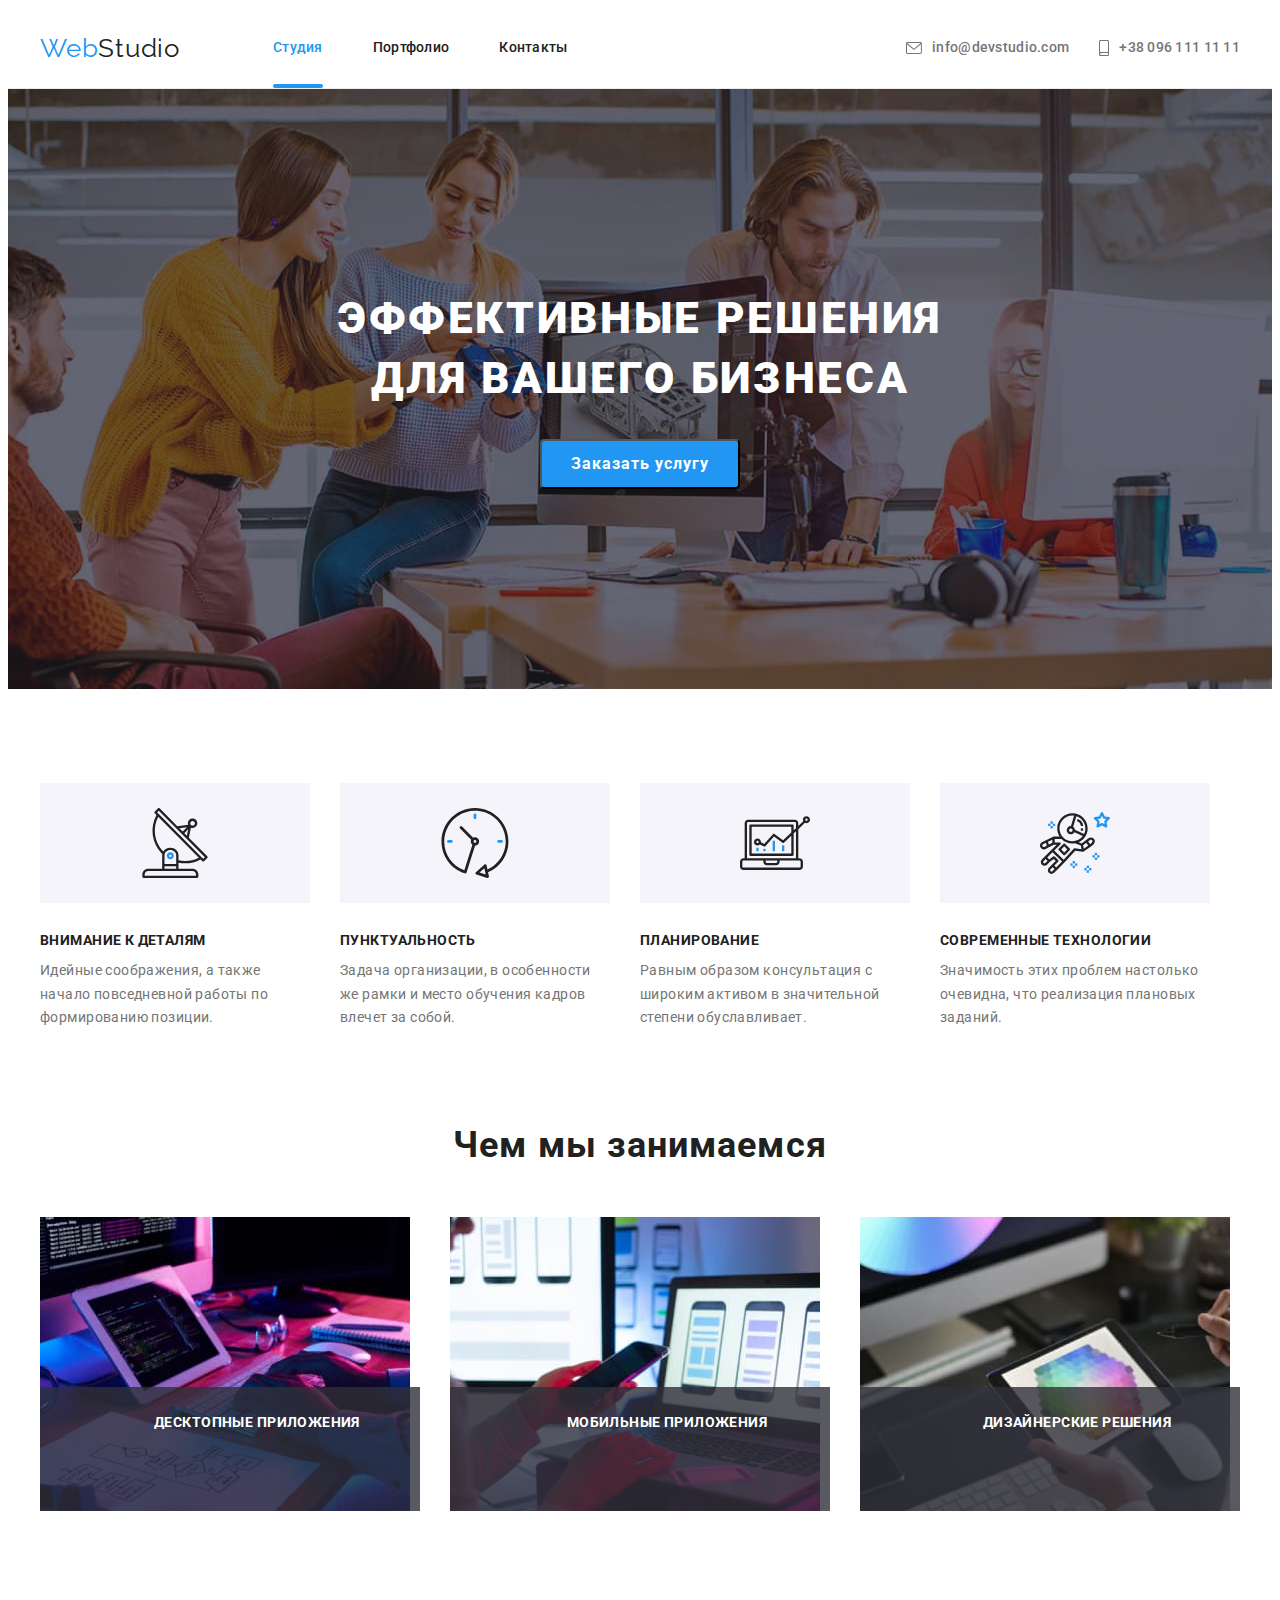
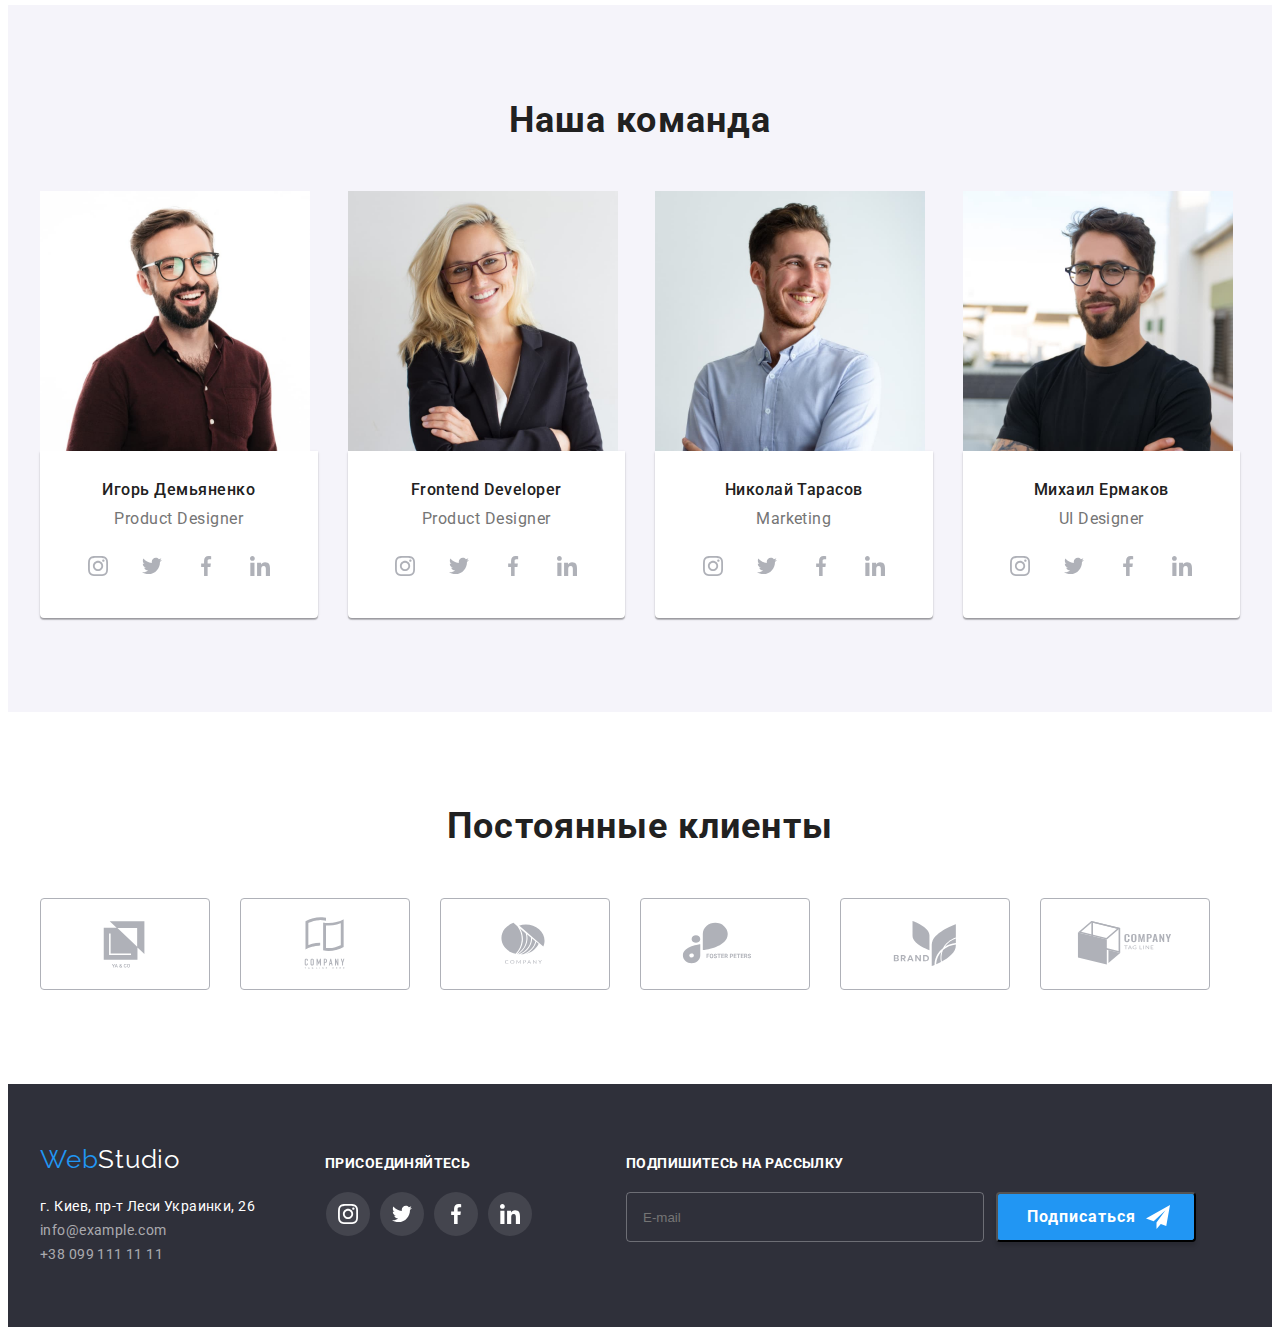
<file: index.html>
<!DOCTYPE html>
<html lang="ru">
<head>
    <meta charset="UTF-8">
    <meta http-equiv="X-UA-Compatible" content="IE=edge">
    <meta name="viewport" content="width=device-width, initial-scale=1.0">
    <title>Document</title>
    <link rel="preconnect" href="https://fonts.googleapis.com">
    <link rel="preconnect" href="https://fonts.gstatic.com" crossorigin>
    <link href="https://fonts.googleapis.com/css2?family=Raleway:wght@700&family=Roboto:wght@400;500;700;900&display=swap"
        rel="stylesheet">
        <link rel="stylesheet" href="https://cdnjs.cloudflare.com/ajax/libs/modern-normalize/1.1.0/modern-normalize.min.css"
            integrity="sha512-wpPYUAdjBVSE4KJnH1VR1HeZfpl1ub8YT/NKx4PuQ5NmX2tKuGu6U/JRp5y+Y8XG2tV+wKQpNHVUX03MfMFn9Q=="
            crossorigin="anonymous" referrerpolicy="no-referrer" />

    <link rel="stylesheet" href="./css/styles.css">
</head>
<body>
    <!-- header-->
    <header class="header">
        <div class="container header-container">
        <nav class="header-nav">
            <a class="header-logo link" href=""><span class="web">Web</span>Studio</a>
            <ul class="list header-list">
                <li class="header-link"><a class="link header-item current" href="./index.html">Студия</a></li>
                <li class="header-link"><a class="link header-item" href="./portfolio.html">Портфолио</a></li>
                <li class="header-link"><a class="link header-item" href="">Контакты</a></li>
            </ul>
        </nav>
        <ul class="list header-connect">
            <li class="header-mailtel">
                <a class="link header-mail" href="mailto:info@devstudio.com"> 
                    <svg class="icon-mail" width="16" height="12"><use href="images/icons.svg#icon-envelope"></use></svg>info@devstudio.com</a>
            </li>
            <li class="header-mailtel">
                <a class="link header-tel" href="tel:+380961111111"> <svg class="icon-tel" width="10" height="16">
                    <use href="images/icons.svg#icon-smartphone"></use>
                </svg> +38 096 111 11 11</a>
            </li>
        </ul>
        </div>
    </header>
    <!-- Section Hero Comand-->
    <main>
    <section class="comand">
        <div class="container">
            <h1 class="comand-title">Эффективные решения для вашего бизнеса</h1>
            <button type="button" class="comand-btn"  data-modal-open>Заказать услугу</button>
        </div>
    </section>
    <!-- second section-->
    <section class="quality-section">
        <div class="container">
        <h2 class="vissualy-hidden">Качества</h2>
        <ul class="list quality-list">
            <li class="quality-item">
            <h3 class="quality">Внимание к деталям</h3> 
            <p class="quality-text">Идейные соображения, а также начало повседневной работы по формированию позиции.</p>
            </li>
            <li class="quality-item">
                <h3 class="quality">Пунктуальность</h3>
                <p class="quality-text">Задача организации, в особенности же рамки и место обучения кадров влечет за собой.</p>
            </li>
            <li class="quality-item">
                <h3 class="quality">Планирование</h3>
                <p class="quality-text">Равным образом консультация с широким активом в значительной степени обуславливает.</p>
            </li>
            <li class="quality-item">
                <h3 class="quality">Современные технологии</h3>
                <p class="quality-text">Значимость этих проблем настолько очевидна, что реализация плановых заданий.</p>
            </li>
        </ul>
        </div>
    </section>

    <!--Род занития-->
    <section class="occupation">
        <div class="container">
        <h2 class="occupation-img">Чем мы занимаемся</h2>
        <ul class="list occupation-list">
            <li class="occupation-item">
                <div class="occupation-item-wrap">
                <img src="./images/img1.jpg" alt="печатать на клавиатуре" width="370" >
                <p class="occupation-text p">
                Десктопные приложения
                </p>
                </div>
            </li>
            <li class="occupation-item">
                <div class="occupation-item-wrap">
                <img src="./images/img-2.jpg" alt="телефон в руках" width="370">
                <p class="occupation-text p">
                    Мобильные приложения
                </p>
            </div>
            </li>
            <li class="occupation-item">
                <div class="occupation-item-wrap">
                <img src="./images/img3.jpg" alt="планшет в руках" width="370">
                <p class="occupation-text p">
                    Дизайнерские решения
                </p>
                </div>
            </li>
        </ul>
        </div>
    </section>
    <!--Наша команда-->
    <section class="team">
        <div class="container">
        <h2 class="team-title">Наша команда</h2>
        <ul class="list team-list">
            <li class="team-li">
                <img src="./images/портрет.jpg" alt="Игорь Демьяненко" width="270" >
                <div class="container-team">
                <h3 class="name">Игорь Демьяненко</h3>
                <p class="job" lang="en">Product Designer</p>
                <ul class="social-list list">
                    <li class="social-item"> <a class="social-link" href="">
                            <svg class="social-icon" width="20" height="20">
                                <use href="./images/icons.svg#icon-instagram"></use>
                            </svg>
                        </a>
                    </li>
                    <li class="social-item"> <a class="social-link" href="">
                            <svg class="social-icon" width="20" height="20">
                                <use href="./images/icons.svg#icon-twitter"></use>
                            </svg>
                        </a>
                    </li>
                    <li class="social-item"> <a class="social-link" href="">
                            <svg class="social-icon" width="20" height="20">
                                <use href="./images/icons.svg#icon-facebook"></use>
                            </svg>
                        </a>
                    </li>
                    <li class="social-item"> <a class="social-link" href="">
                            <svg class="social-icon" width="20" height="20">
                                <use href="./images/icons.svg#icon-linkedin"></use>
                            </svg>
                        </a>
                    </li>
                </ul>
                </div>
            </li>
            <li class="team-li">
                <img src="./images/портрет2.jpg" alt="Ольга Репина" width="270">
                <div class="container-team">
                <h3 class="name">Frontend Developer</h3>
                <p class="job" lang="en">Product Designer</p>
                <ul class="social-list list">
                    <li class="social-item"> <a class="social-link" href="">
                            <svg class="social-icon" width="20" height="20">
                                <use href="./images/icons.svg#icon-instagram"></use>
                            </svg>
                        </a>
                    </li>
                    <li class="social-item"> <a class="social-link" href="">
                            <svg class="social-icon" width="20" height="20">
                                <use href="./images/icons.svg#icon-twitter"></use>
                            </svg>
                        </a>
                    </li>
                    <li class="social-item"> <a class="social-link" href="">
                            <svg class="social-icon" width="20" height="20">
                                <use href="./images/icons.svg#icon-facebook"></use>
                            </svg>
                        </a>
                    </li>
                    <li class="social-item"> <a class="social-link" href="">
                            <svg class="social-icon" width="20" height="20">
                                <use href="./images/icons.svg#icon-linkedin"></use>
                            </svg>
                        </a>
                    </li>
                </ul>
</div>
            </li>
            <li class="team-li">
                <img src="./images/портрет3.jpg" alt="Николай Тарасов" width="270">
                <div class="container-team">
                <h3 class="name">Николай Тарасов</h3>
                <p class="job" lang="en">Marketing</p>
                <ul class="social-list list">
                    <li class="social-item"> <a class="social-link" href="">
                            <svg class="social-icon" width="20" height="20">
                                <use href="./images/icons.svg#icon-instagram"></use>
                            </svg>
                        </a>
                    </li>
                    <li class="social-item"> <a class="social-link" href="">
                            <svg class="social-icon" width="20" height="20">
                                <use href="./images/icons.svg#icon-twitter"></use>
                            </svg>
                        </a>
                    </li>
                    <li class="social-item"> <a class="social-link" href="">
                            <svg class="social-icon" width="20" height="20">
                                <use href="./images/icons.svg#icon-facebook"></use>
                            </svg>
                        </a>
                    </li>
                    <li class="social-item"> <a class="social-link" href="">
                            <svg class="social-icon" width="20" height="20">
                                <use href="./images/icons.svg#icon-linkedin"></use>
                            </svg>
                        </a>
                    </li>
                </ul>
</div>
            </li>
            <li class="team-li">
                <img src="./images/портрет4.jpg" alt="Михаил Ермаков" width="270">
                <div class="container-team">
                <h3 class="name">Михаил Ермаков</h3>
                <p class="job" lang="en">UI Designer</p>
                <ul class="social-list list">
                    <li class="social-item"> <a class="social-link" href=""> 
                        <svg class="social-icon"  width="20" height="20"> 
                        <use href="./images/icons.svg#icon-instagram"></use>
                        </svg>
                        </a>
                    </li>
                <li class="social-item"> <a class="social-link" href="">
                        <svg class="social-icon"  width="20" height="20">
                            <use href="./images/icons.svg#icon-twitter"></use>
                        </svg>
                    </a>
                </li>
                <li class="social-item"> <a class="social-link" href="">
                        <svg class="social-icon"  width="20" height="20">
                            <use href="./images/icons.svg#icon-facebook"></use>
                        </svg>
                    </a>
                </li>
                <li class="social-item"> <a class="social-link" href="">
                        <svg class="social-icon" width="20" height="20">
                            <use href="./images/icons.svg#icon-linkedin"></use>
                        </svg>
                    </a>
                </li>
                </ul>
                </div>
            </li>
        </ul>
        </div>
        
    </section>
    <section class="company">
        <div class="container">
            <h2 class="titel-company">Постоянные клиенты</h2>
            <ul class="company-list list">
                <li class="company-item"> <a class="company-link" href="">
                    <svg class="company-icon" width="106" height="60" >
                        <use href="images/icons.svg#icon-Logo-yaco"></use> 
                    </svg>
                </a> </li>
                <li class="company-item"> <a class="company-link" href="">
                        <svg class="company-icon" width="106" height="60">
                            <use href="images/icons.svg#icon-logo-company-tagline-here"></use>
                        </svg>
                    </a> 
                </li>
                    <li class="company-item"> <a class="company-link" href="">
                        <svg class="company-icon" width="106" height="60">
                            <use href="images/icons.svg#icon-logo-company"></use>
                        </svg>
                        </a> 
                    </li>
                    <li class="company-item"> <a class="company-link" href="">
                        <svg class="company-icon" width="106" height="60">
                            <use href="images/icons.svg#icon-Logo-foster-peters"></use>
                        </svg>
                        </a> 
                    </li>
                    <li class="company-item"> <a class="company-link" href="">
                        <svg class="company-icon" width="106" height="60">
                            <use href="images/icons.svg#icon-Logo-brand"></use>
                        </svg>
                        </a>
                    </li>
                    <li class="company-item"> <a class="company-link" href="">
                        <svg class="company-icon" width="106" height="60">
                            <use href="images/icons.svg#icon-Logo-company-tag-line"></use>
                        </svg>
                        </a>
                    </li>
            </ul>
        </div>
    </section>
    </main>


    <footer class="footer">
        <div class="container container-footer">
            <div>
        <a class="link footer-logo" href=""> <span class="web">Web</span><span class="web1">Studio</span></a>
        <ul class="list footer-navig-list">
            <li class="footer-navig-item">
                <a class="link footer-map" href="https://goo.gl/maps/RkW2CKU7V92x7Unu9" target="_blank"
                    rel="noopener norefferer">г. Киев, пр-т Леси Украинки, 26</a>
            </li>
            <li class="footer-navig-item">
                <a class="link footer-mail" href="mailto:info@example.com">info@example.com</a>
            </li>
            <li class="footer-navig-item"><a class="link footer-tel" href="tel:+380991111111">+38 099 111 11 11</a>
            </li>
        </ul>
            </div>
        <div class="footer-div-connect">
            <h3 class="connect-footer">присоединяйтесь</h3>
            <ul class="social-list-footer list">
                <li class="social-item-footer"> 
                    <a class="social-link-footer" href="">
                        <svg class="social-icon-footer" width="20" height="20">
                            <use href="./images/icons.svg#icon-instagram"></use>
                        </svg>
                    </a>
                </li>
                <li class="social-item-footer"> <a class="social-link-footer" href="">
                        <svg class="social-icon-footer" width="20" height="20">
                            <use href="./images/icons.svg#icon-twitter"></use>
                        </svg>
                    </a>
                </li>
                <li class="social-item-footer"> <a class="social-link-footer" href="">
                        <svg class="social-icon-footer" width="20" height="20">
                            <use href="./images/icons.svg#icon-facebook"></use>
                        </svg>
                    </a>
                </li>
                <li class="social-item-footer"> 
                    <a class="social-link-footer" href="">
                        <svg class="social-icon-footer" width="20" height="20">
                            <use href="./images/icons.svg#icon-linkedin"></use>
                        </svg>
                    </a>
                </li>
            </ul>
        </div>


            <div class="footer-email-online">
        <form action="#">
            <label for="email-online" class="connect-footer online-title">Подпишитесь на рассылку</label>
            <div class="btn-input">
            <input type="email" id="email-online" name="email-online" placeholder="E-mail" class="online-email">
            <button type="submit" class="comand-btn submit-footer-btn">Подписаться<svg class="social-icon-footer foot-btn-icon" width="24" height="24">
                <use href="./images/icons.svg#icon-icon-send"></use>
            </svg></button>
            </div>
        </form>
            </div>
        </div>
    </footer>


    <div class="backdrop is-hidden" data-modal>
        <div class="modal">
            <button type="button" class="modal-close" data-modal-close>
            <svg class="social-icon-x" width="18" height="18">
                <use href="./images/icons.svg#icon-close-black-18dp-2-1"></use></svg>
            </button>
            <p class="modal-title">Оставьте свои данные, мы вам перезвоним</p>
            <form>
                <div class="form-field">
                    <label for="user-name" class="input-text">Имя</label>
                    <div class="input-wrap">
                <input 
                    type="text" 
                    name="user-name" 
                    class="form-input" 
                    required
                    id="user-name">
                    <svg class="input-icon" width="18" height="18">
                        <use href="images/icons.svg#icon-person-black"></use>
                    </svg>
                    </div>
                </div>
                <div class="form-field">
                    <label for="user-tel" class="input-text">Телефон</label>
                    <div class="input-wrap">
                    <input 
                    type="text" 
                    name="user-tel" 
                    class="form-input" 
                    id="user-tel">
                    <svg class="input-icon" width="18" height="18">
                        <use href="images/icons.svg#icon-phone-black"></use>
                    </svg>
                    </div>
                </div>
                <div class="form-field">
                    <label for="user-email" class="input-text">Почта</label>
                    <div class="input-wrap">
                    <input 
                    type="email"
                    name="user-email" 
                    class="form-input" 
                    id="user-email">
                    <svg class="input-icon" width="18" height="18">
                        <use href="images/icons.svg#icon-email-black"></use>
                    </svg>
                    </div>
                </div>
                <div class="form-field">
                    <label class="input-text" for="user-text">Комментарий</label>
                    <textarea 
                        name="user-text" 
                        id="user-text" 
                        class="form-text"
                        placeholder="Введите текст"></textarea>
                </div>

                <div class="form-field">
                    <input 
                    type="checkbox" 
                    name="policy" 
                    id="policy" 
                    class="policy-check vissualy-hidden">
                    <label for="policy" class="check-text"> 
                        <span class="checkbox-policy"> 
                            <svg class="icon-check" width="16" height="15">
                        <use href="./images/icons.svg#icon-vector-gal"></use>
                    </svg> 
                </span> Соглашаюсь с рассылкой и принимаю&nbsp;
                <a href="" class="deal-talk"> Условия договора</a>
                    </label>
                </div>
                    <button class="comand-btn " type="submit">Отправить</button>
            </form>
        </div>
    </div>
    <script src="./js/modal.js">
    </script>
</body>
</html>
</file>
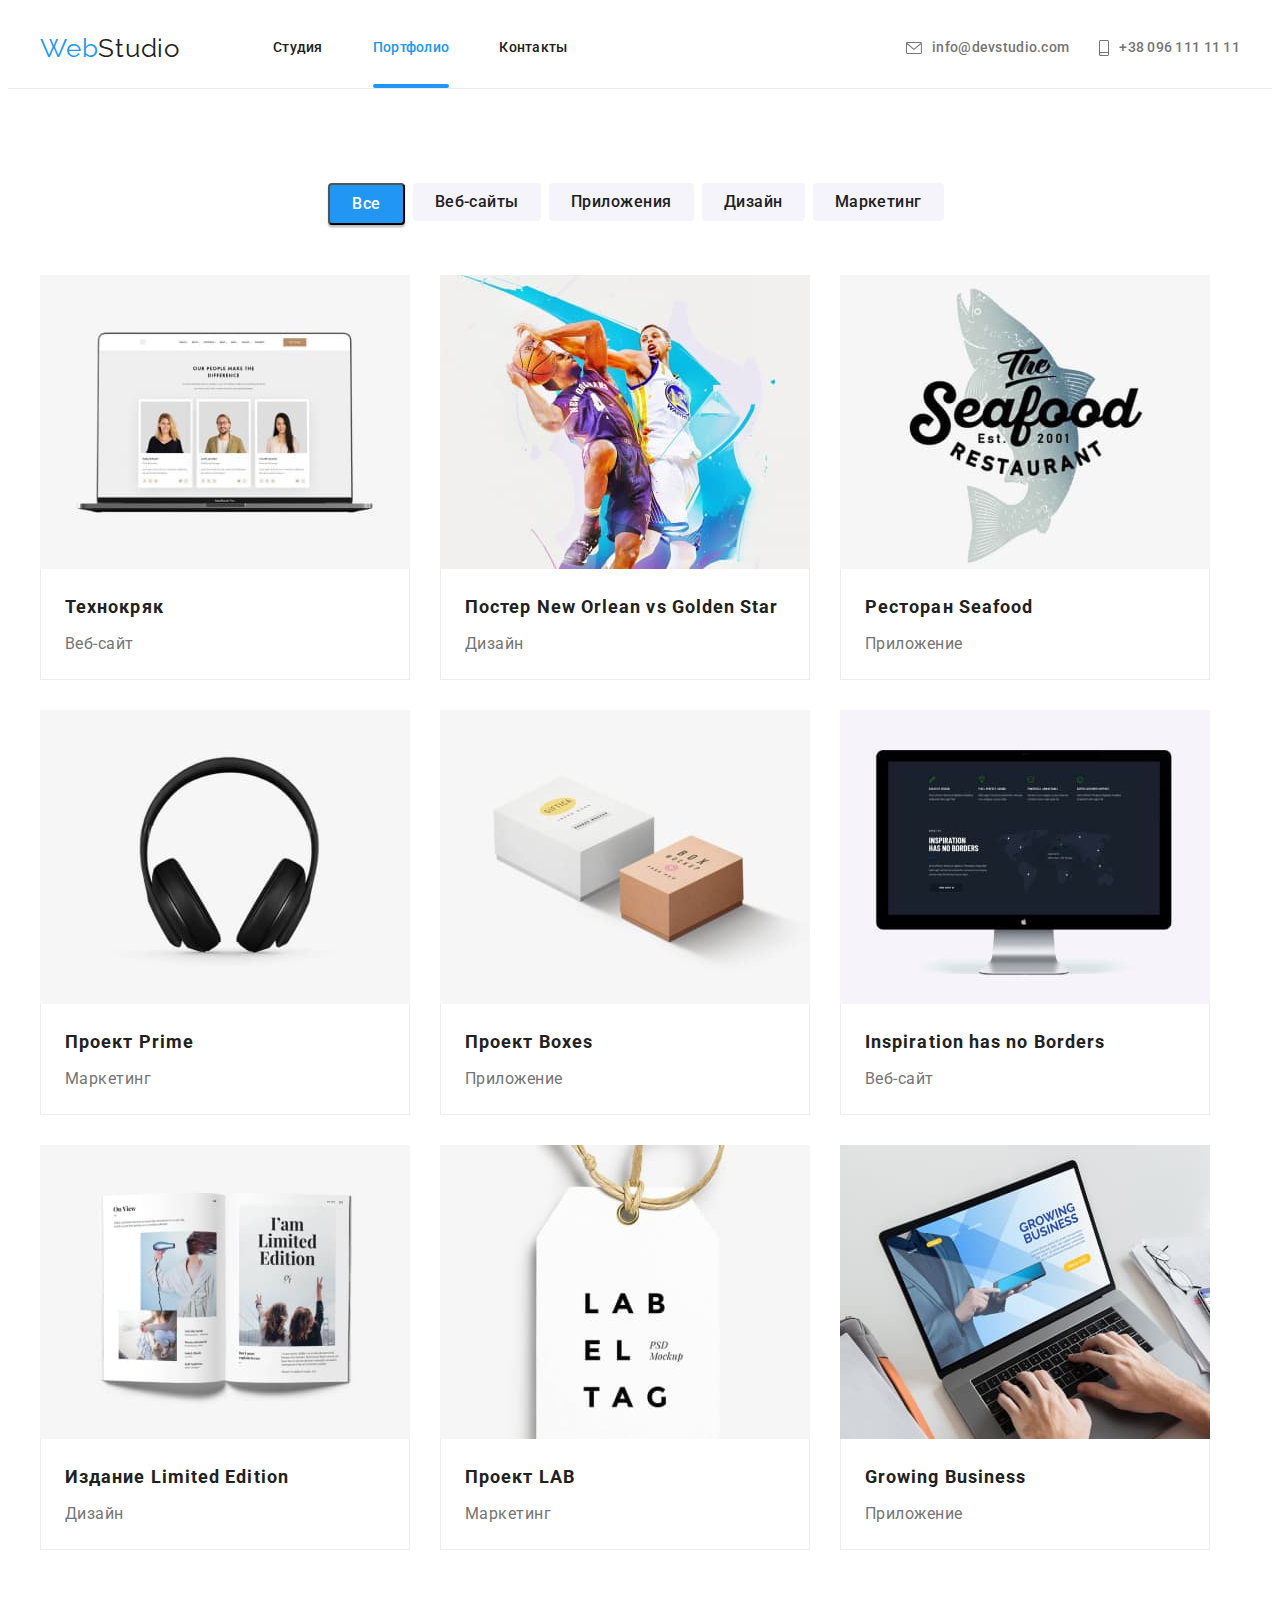
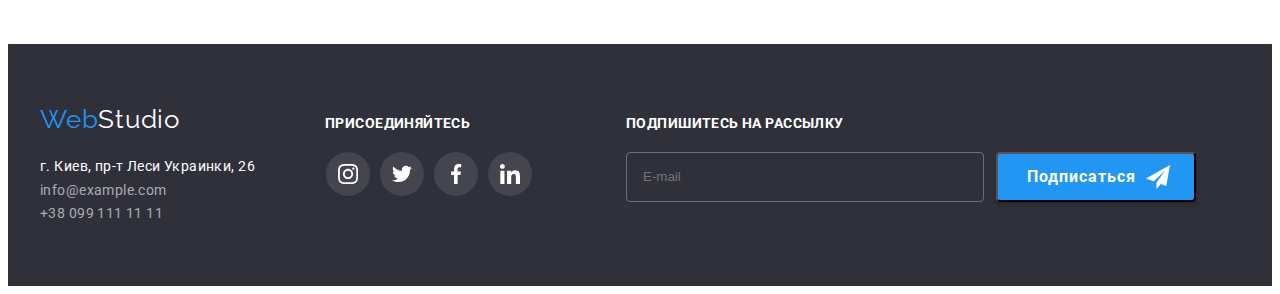
<file: portfolio.html>
<!DOCTYPE html>
<html lang="ru">
<head>
    <meta charset="UTF-8">
    <meta http-equiv="X-UA-Compatible" content="IE=edge">
    <meta name="viewport" content="width=device-width, initial-scale=1.0">
    <title>Document</title>
    <link rel="preconnect" href="https://fonts.googleapis.com">
    <link rel="preconnect" href="https://fonts.gstatic.com" crossorigin>
    <link href="https://fonts.googleapis.com/css2?family=Raleway:wght@700&family=Roboto:wght@400;500;700;900&display=swap"
        rel="stylesheet">
        <link rel="stylesheet" href="https://cdnjs.cloudflare.com/ajax/libs/modern-normalize/1.1.0/modern-normalize.min.css"
            integrity="sha512-wpPYUAdjBVSE4KJnH1VR1HeZfpl1ub8YT/NKx4PuQ5NmX2tKuGu6U/JRp5y+Y8XG2tV+wKQpNHVUX03MfMFn9Q=="
            crossorigin="anonymous" referrerpolicy="no-referrer" />
    <link rel="stylesheet" href="./css/styles.css">
</head>

<body>
    <!-- header-->
    <header class="header">
        <div class="container header-container">
            <nav class="header-nav">
                <a class="header-logo link" href=""><span class="web">Web</span>Studio</a>
                <ul class="list header-list">
                    <li class="header-link"><a class="link header-item" href="./index.html">Студия</a></li>
                    <li class="header-link"><a class="link header-item current" href="./portfolio.html">Портфолио</a></li>
                    <li class="header-link"><a class="link header-item" href="">Контакты</a></li>
                </ul>
            </nav>
            <ul class="list header-connect">
                <li class="header-mailtel">
                    <a class="link header-mail" href="mailto:info@devstudio.com"> <svg class="icon-mail" width="16"
                            height="12">
                            <use href="images/icons.svg#icon-envelope"></use>
                        </svg> info@devstudio.com</a>
                </li>
                <li class="header-mailtel">
                    <a class="link header-tel" href="tel:+380961111111"> <svg class="icon-tel" width="10" height="16">
                            <use href="images/icons.svg#icon-smartphone"></use>
                        </svg> +38 096 111 11 11</a>
                </li>
            </ul>
        </div>
    </header>
    <!-- Section Hero-->
    <main>
        <section class="hero">
            <div class="container">
            <ul class="list hero-list">
                <li class="hero-btn-all"> <button class="hero-item-btn-all" type="button">Все</button></li>
                <li class="hero-btn"> <button class="hero-item-btn" type="button">Веб-сайты</button></li>
                <li class="hero-btn"> <button class="hero-item-btn" type="button">Приложения</button></li>
                <li class="hero-btn"> <button class="hero-item-btn" type="button">Дизайн</button></li>
                <li class="hero-btn"> <button class="hero-item-btn" type="button">Маркетинг</button></li>
            </ul>
            <ul class="list list-portf">
                <li class="hero-list-img">
                    <a class="link hero-link" href="">
                        <div class="portfolio-wrap">
                        <img src="./portfolio/portf1.jpg" alt="компьютер с портретами" width="370">
                        <p class="portf-text-img">Технокряк это современная площадка распространения коронавируса. Компании используют эту платформу для цифрового
                        шпионажа и атак на защищённые сервера конкурентов.
                        </p>
                        </div>
                        <div class="portfolio-box">
                        <h2 class="hero-title">Технокряк</h2>
                        <p class="hero-after-title">Веб-сайт</p>
                        </div>
                    </a>
                </li>
                <li class="hero-list-img">
                    <a class="link hero-link" href="">
                        <div class="portfolio-wrap">
                        <img src="./portfolio/portf2.jpg" alt="игроки в басскетбол" width="370">
                        <p class="portf-text-img">Технокряк это современная площадка распространения коронавируса. Компании используют эту
                            платформу для цифрового
                            шпионажа и атак на защищённые сервера конкурентов.
                        </p>
                        </div>
                        <div class="portfolio-box">
                        <h2 class="hero-title">Постер New Orlean vs Golden Star</h2>
                        <p class="hero-after-title">Дизайн</p>
                        </div>
                    </a>
                </li>
                <li class="hero-list-img">
                    <a class="link hero-link" href="">
                        <div class="portfolio-wrap">
                        <img src="./portfolio/portf3.jpg" alt="лого ресторана" width="370">
                        <p class="portf-text-img">Технокряк это современная площадка распространения коронавируса. Компании используют эту
                            платформу для цифрового
                            шпионажа и атак на защищённые сервера конкурентов.
                        </p>
                        </div>
                        <div class="portfolio-box">
                        <h2 class="hero-title">Ресторан Seafood</h2>
                        <p class="hero-after-title">Приложение</p>
                        </div>
                    </a>
                </li>
                <li class="hero-list-img">
                    <a class="link hero-link" href="">
                        <div class="portfolio-wrap">
                        <img src="./portfolio/portf4.jpg" alt="наушники" width="370">
                        <p class="portf-text-img">Технокряк это современная площадка распространения коронавируса. Компании используют эту
                            платформу для цифрового
                            шпионажа и атак на защищённые сервера конкурентов.
                        </p>
                        </div>
                        <div class="portfolio-box">
                        <h2 class="hero-title">Проект Prime</h2>
                        <p class="hero-after-title">Маркетинг</p>
                        </div>
                    </a>
                </li>
                <li class="hero-list-img">
                    <a class="link hero-link" href="">
                        <div class="portfolio-wrap">
                        <img src="./portfolio/portf5.jpg" alt="две коробки" width="370">
                        <p class="portf-text-img">Технокряк это современная площадка распространения коронавируса. Компании используют эту
                            платформу для цифрового
                            шпионажа и атак на защищённые сервера конкурентов.
                        </p>
                        </div>
                        <div class="portfolio-box">
                        <h2 class="hero-title">Проект Boxes</h2>
                        <p class="hero-after-title">Приложение</p>
                        </div>
                    </a>
                </li>
                <li class="hero-list-img">
                    <a class="link hero-link" href="">
                        <div class="portfolio-wrap">
                        <img src="./portfolio/portf6.jpg" alt="компьютер - вдохновение без границ" width="370">
                        <p class="portf-text-img">Технокряк это современная площадка распространения коронавируса. Компании используют эту
                            платформу для цифрового
                            шпионажа и атак на защищённые сервера конкурентов.
                        </p>
                        </div>
                        <div class="portfolio-box">
                        <h2 class="hero-title"> Inspiration has no Borders</h2>
                        <p class="hero-after-title">Веб-сайт</p>
                        </div>
                    </a>
                </li>
                <li class="hero-list-img">
                    <a class="link hero-link" href="">
                        <div class="portfolio-wrap">
                        <img src="./portfolio/portf7.jpg" alt="журнал" width="370">
                        <p class="portf-text-img">Технокряк это современная площадка распространения коронавируса. Компании используют эту
                            платформу для цифрового
                            шпионажа и атак на защищённые сервера конкурентов.
                        </p>
                        </div>
                        <div class="portfolio-box">
                        <h2 class="hero-title">Издание Limited Edition</h2>
                        <p class="hero-after-title">Дизайн</p>
                        </div>
                    </a>
                </li>
                <li class="hero-list-img">
                    <a class="link hero-link" href="">
                        <div class="portfolio-wrap">
                        <img src="./portfolio/portf8.jpg" alt="лейба" width="370">
                        <p class="portf-text-img">Технокряк это современная площадка распространения коронавируса. Компании используют эту
                            платформу для цифрового
                            шпионажа и атак на защищённые сервера конкурентов.
                        </p>
                        </div>
                        <div class="portfolio-box">
                        <h2 class="hero-title">Проект LAB</h2>
                        <p class="hero-after-title">Маркетинг</p>
                        </div>
                    </a>
                </li>
                <li class="hero-list-img">
                    <a class="link hero-link" href="">
                        <div class="portfolio-wrap">
                        <img src="./portfolio/portf9.jpg" alt="печать на клавиатуре" width="370">
                        <p class="portf-text-img">Технокряк это современная площадка распространения коронавируса. Компании используют эту
                            платформу для цифрового
                            шпионажа и атак на защищённые сервера конкурентов.
                        </p>
                        </div>
                        <div class="portfolio-box">
                        <h2 class="hero-title">Growing Business</h2>
                        <p class="hero-after-title">Приложение</p>
                        </div>
                    </a>
                </li>
            </ul>
            </div>
        </section>
    </main>

    
<footer class="footer">
    <div class="container container-footer">
        <div>
            <a class="link footer-logo" href=""> <span class="web">Web</span><span class="web1">Studio</span></a>
            <ul class="list footer-list">
                <li>
                    <a class="link footer-map" href="https://goo.gl/maps/RkW2CKU7V92x7Unu9" target="_blank"
                        rel="noopener norefferer">г. Киев, пр-т Леси
                        Украинки, 26</a>
                </li>
                <li>
                    <a class="link footer-mail" href="mailto:info@example.com">info@example.com</a>
                </li>
                <li><a class="link footer-tel" href="tel:+380991111111">+38 099 111 11 11</a>
                </li>
            </ul>
        </div>
        <div class="footer-div-connect">
            <h3 class="connect-footer">присоединяйтесь</h3>
            <ul class="social-list-footer list">
                <li class="social-item-footer"> <a class="social-link-footer" href="">
                        <svg class="social-icon-footer" width="20" height="20">
                            <use href="./images/icons.svg#icon-instagram"></use>
                        </svg>
                    </a>
                </li>
                <li class="social-item-footer"> <a class="social-link-footer" href="">
                        <svg class="social-icon-footer" width="20" height="20">
                            <use href="./images/icons.svg#icon-twitter"></use>
                        </svg>
                    </a>
                </li>
                <li class="social-item-footer"> <a class="social-link-footer" href="">
                        <svg class="social-icon-footer" width="20" height="20">
                            <use href="./images/icons.svg#icon-facebook"></use>
                        </svg>
                    </a>
                </li>
                <li class="social-item-footer"> <a class="social-link-footer" href="">
                        <svg class="social-icon-footer" width="20" height="20">
                            <use href="./images/icons.svg#icon-linkedin"></use>
                        </svg>
                    </a>
                </li>
            </ul>
        </div>
            <div class="footer-email-online">
                <form action="#">
                    <label for="email-online" class="connect-footer online-title">Подпишитесь на рассылку</label>
                    <div class="btn-input">
                        <input type="email" id="email-online" name="email-online" placeholder="E-mail" class="online-email">
                        <button type="submit" class="comand-btn submit-footer-btn">Подписаться<svg
                                class="social-icon-footer foot-btn-icon" width="24" height="24">
                                <use href="./images/icons.svg#icon-icon-send"></use>
                            </svg></button>
                    </div>
                </form>
            </div>
    </div>
</footer>
</body>

</html>
</file>
<file: css/styles.css>
p,
h1,
h2,
h3,
h4,
h5,
h6 {
  margin: 0;
}

ul {
  margin: 0;
  padding: 0;
}

button {
  cursor: pointer;
}

img {
  display: block;
}

:root {
  --first-color-text: #212121;
  --second-color-text: #757575;
  --third-color-text: #ffffff;
  --accent-color: #2196f3;
}

body {
  font-family: "Roboto", "sans serif";
  background-color: #ffffff;
}

.container {
  width: 1200px;
  padding-left: 15px;
  padding-right: 15px;
  margin: 0 auto;
}

.list {
  list-style: none;
}

.link {
  text-decoration: none;
}

/*==============Header==============*/

.header {
  border-bottom: 1px solid #ececec;
}

.current::after {
  content: "";
  width: 100%;
  height: 4px;
  border-radius: 2px;
}

.header-list {
  display: flex;
  margin-left: 93px;
  align-items: center;
}

.header-link:not(:last-child) {
  margin-right: 50px;
}

.header-container {
  display: flex;
  align-items: center;
}

.header-nav {
  display: flex;
  align-items: center;
}

.header-mailtel:not(:last-child) {
  margin-right: 30px;
}

.header-connect {
  display: flex;
  margin-left: auto;
  align-items: center;
}

.header-logo,
.footer-logo {
  font-family: Raleway;
  font-style: normal;
  font-weight: 700px;
  font-size: 26px;
  line-height: 1.19;
  letter-spacing: 0.03em;
  color: var(--first-color-text);
}

.web {
  color: var(--accent-color);
}

.header-item {
  font-weight: 500;
  font-size: 14px;
  line-height: 1.14;
  letter-spacing: 0.02em;
  color: var(--first-color-text);
  display: block;
  padding-top: 32px;
  padding-bottom: 32px;
  transition: color 250ms cubic-bezier(0.4, 0, 0.2, 1);
}

.header-mail,
.header-tel {
  font-weight: 500;
  font-size: 14px;
  line-height: 1.14;
  letter-spacing: 0.02em;
  color: #757575;
  padding-top: 32px;
  padding-bottom: 32px;
  display: flex;
  align-items: center;
  transition: color 250ms cubic-bezier(0.4, 0, 0.2, 1);
}

.header-item:hover,
.header-item:focus,
.header-mail:hover,
.header-mail:focus,
.header-tel:hover,
.header-tel:focus {
  color: var(--accent-color);
}

.icon-mail,
.icon-tel {
  margin-right: 10px;
  fill: currentColor;
}

.current {
  color: var(--accent-color);
  position: relative;
}

.current::after {
  content: "";
  width: 100%;
  height: 4px;
  border-radius: 2px;
  position: absolute;
  background-color: var(--accent-color);
  left: 0;
  bottom: 0;
}

/*==============HERO Portfolio==============*/
.hero {
  padding-top: 94px;
  padding-bottom: 94px;
}

.hero-list {
  display: flex;
  justify-content: center;
  margin-bottom: 50px;
  margin-right: 8px;
}

.hero-btn-all {
  margin-right: 8px;
}

.hero-btn:not(:last-child) {
  margin-right: 8px;
}

.hero-item-btn-all {
  font-family: inherit;
  font-weight: 500;
  font-size: 16px;
  line-height: 1.62;
  letter-spacing: 0.03em;
  color: var(--third-color-text);
  background-color: var(--accent-color);
  cursor: pointer;
  box-shadow: 0px 3px 1px rgba(0, 0, 0, 0.1), 0px 1px 2px rgba(0, 0, 0, 0.08),
    0px 2px 2px rgba(0, 0, 0, 0.12);
  border-radius: 4px;
  padding: 6px 22px;
}

.hero-item-btn {
  font-family: inherit;
  font-weight: 500;
  font-size: 16px;
  line-height: 1.62;
  letter-spacing: 0.03em;
  background-color: #f5f4fa;
  color: var(--first-color-text);
  cursor: pointer;
  padding: 6px 22px;
  border-radius: 4px;
  border: none;
  transition: color 250ms cubic-bezier(0.4, 0, 0.2, 1),
    background-color 250ms cubic-bezier(0.4, 0, 0.2, 1),
    box-shadow 250ms cubic-bezier(0.4, 0, 0.2, 1);
}

.hero-item-btn:hover,
.hero-item-btn:focus {
  color: var(--third-color-text);
  background-color: var(--accent-color);
  box-shadow: 0px 3px 1px rgba(0, 0, 0, 0.1), 0px 1px 2px rgba(0, 0, 0, 0.08),
    0px 2px 2px rgba(0, 0, 0, 0.12);
}

.list-portf {
  display: flex;
  flex-wrap: wrap;
  margin-left: -30px;
  margin-bottom: -30px;
}

.hero-list-img {
  margin-left: 30px;
  margin-bottom: 30px;
  flex-basis: calc(100% / 9 - 30px);
  background: #ffffff;
}

.hero-list-img:hover .portf-text-img {
  transform: translateY(0);
}

.portf-text-img {
  position: absolute;
  top: 0;
  left: 0;
  background-color: rgba(33, 150, 243, 0.9);
  color: var(--third-color-text);
  font-style: normal;
  font-weight: normal;
  font-size: 18px;
  line-height: 1.56;
  letter-spacing: 0.03em;
  padding: 63px 24px;
  height: 100%;
  transform: translateY(100%);
  transition: transform 250ms cubic-bezier(0.4, 0, 0.2, 1);
}

.hero-link {
  display: block;
  transition: box-shadow 250ms cubic-bezier(0.4, 0, 0.2, 1);
}

.hero-link:hover,
.hero-link:focus {
  box-shadow: 0px 1px 1px rgba(0, 0, 0, 0.12), 0px 4px 4px rgba(0, 0, 0, 0.06),
    1px 4px 6px rgba(0, 0, 0, 0.16);
}

.portfolio-wrap {
  position: relative;
  overflow: hidden;
}

.portfolio-box {
  padding-top: 20px;
  padding-bottom: 20px;
  border-left: 1px solid #eeeeee;
  border-right: 1px solid #eeeeee;
  border-bottom: 1px solid #eeeeee;
  padding: 20px 24px;
}

.hero-title {
  font-weight: 700;
  font-size: 18px;
  line-height: 2;
  letter-spacing: 0.06em;
  color: var(--first-color-text);
  margin-bottom: 4px;
}

.hero-title {
  margin-bottom: 4px;
}

.hero-after-title {
  font-size: 16px;
  line-height: 1.87;
  letter-spacing: 0.03em;
  color: var(--second-color-text);
}

/*==============HERO Comand==============*/
.comand {
  background-color: #2f303a;
  text-align: center;
  padding-top: 200px;
  padding-bottom: 200px;
  background-image: linear-gradient(
      rgba(47, 48, 58, 0.4),
      rgba(47, 48, 58, 0.4)
    ),
    url(../images/hero-bg.jpg);
  max-width: 1600px;
  margin: 0 auto;
  background-size: cover;
  background-repeat: no-repeat;
  background-position: center;
}

.comand-title {
  font-weight: 900;
  font-size: 44px;
  line-height: 1.36;
  text-align: center;
  letter-spacing: 0.06em;
  text-transform: uppercase;
  color: var(--third-color-text);
  /* margin-bottom: 30px; */
  max-width: 696px;
  margin: 0 auto 30px;
}

.comand-btn {
  font-family: inherit;
  font-weight: 700;
  font-size: 16px;
  line-height: 1.87;
  align-items: center;
  letter-spacing: 0.06em;
  color: var(--third-color-text);
  background-color: #2196f3;
  min-width: 200px;
  min-height: 50px;
  box-shadow: 0px 4px 4px rgba(0, 0, 0, 0.15);
  border-radius: 4px;
  transition: background-color 250ms cubic-bezier(0.4, 0, 0.2, 1);
  margin-left: auto;
  margin-right: auto;
  display: block;
}

.comand-btn:hover,
.comand-btn:focus {
  background-color: #188ce8;
}

.quality-section {
  padding-top: 94px;
  padding-bottom: 94px;
}

.quality-list {
  display: flex;
  margin-right: -30px;
}

.quality-item {
  margin-right: 30px;
  /* flex-basis: calc(100% / 4 - 30px); */
  width: 270px;
}

.vissualy-hidden {
  position: absolute;
  white-space: nowrap;
  width: 1px;
  height: 1px;
  overflow: hidden;
  bottom: 0;
  padding: 0;
  clip: rect(0 0 0 0);
  clip-path: inset(50%);
  margin: -1px;
}

.quality {
  font-weight: 700;
  font-size: 14px;
  line-height: 1.14;
  letter-spacing: 0.03em;
  text-transform: uppercase;
  color: var(--first-color-text);
  margin-bottom: 10px;
}

.quality-text {
  font-size: 14px;
  line-height: 1.71;
  letter-spacing: 0.03em;
  color: var(--second-color-text);
}

.quality-item::before {
  content: "";
  background-color: #f5f4fa;
  height: 120px;
  display: block;
  background-position: center;
  background-size: 70px;
  background-repeat: no-repeat;
  margin-bottom: 30px;
}

.quality-item:nth-child(1)::before {
  background-image: url(../images/antenna.svg);
}

.quality-item:nth-child(2)::before {
  background-image: url(../images/clock.svg);
}

.quality-item:nth-child(3)::before {
  background-image: url(../images/diagram.svg);
}

.quality-item:nth-child(4)::before {
  background-image: url(../images/astronaut.svg);
}

.occupation {
  padding-top: 0;
  padding-bottom: 94px;
}

.occupation-img {
  font-family: inherit;
  font-weight: 700;
  font-size: 36px;
  line-height: 1.17;
  text-align: center;
  letter-spacing: 0.03em;
  color: var(--first-color-text);
  margin-bottom: 50px;
}

.occupation-list {
  display: flex;
  font-weight: wrap;
  margin-right: -30px;
}

.occupation-item {
  width: calc(100% / 3 - 30px);
  margin-right: 30px;
}

.occupation-item-wrap {
  position: relative;
  overflow: hidden;
}

.occupation-text {
  position: absolute;
  left: 0;
  bottom: 0;
  color: var(--third-color-text);
  background-color: rgba(47, 48, 58, 0.8);
  width: 100%;
  height: 70px;
  font-size: 14px;
  font-weight: 700;
  line-height: 16px;
  text-align: center;
  letter-spacing: 0.03em;
  text-transform: uppercase;
  padding: 27px;
  /* transform: translateY(100%);
  transition: transform 250ms cubic-bezier(0.4, 0, 0.2, 1); */
}

/* .occupation-item:hover .occupation-text {
  transform: translateY(0); */

.team {
  background: #f5f4fa;
  padding-top: 94px;
  padding-bottom: 94px;
}

.team-title {
  font-weight: 700;
  font-size: 36px;
  line-height: 1.17;
  text-align: center;
  letter-spacing: 0.03em;
  color: var(--first-color-text);
  margin-bottom: 50px;
}

.team-list {
  display: flex;
  margin-right: -30px;
}
.team-li {
  flex-basis: calc(100% / 4 - 30px);
  margin-right: 30px;
}

.name {
  font-weight: 500;
  font-size: 16px;
  line-height: 1.18;
  text-align: center;
  letter-spacing: 0.03em;
  color: var(--first-color-text);
  margin-bottom: 10px;
}

.job {
  font-size: 16px;
  line-height: 1.18;
  text-align: center;
  letter-spacing: 0.03em;
  color: var(--second-color-text);
  margin-bottom: 16px;
}

.container-team {
  background-color: var(--third-color-text);
  box-shadow: 0px 1px 3px rgba(0, 0, 0, 0.12), 0px 1px 1px rgba(0, 0, 0, 0.14),
    0px 2px 1px rgba(0, 0, 0, 0.2);
  border-radius: 0px 0px 4px 4px;
  padding-top: 30px;
  padding-bottom: 30px;
}

.social-list {
  display: flex;
  justify-content: center;
}

.social-item:not(:last-child) {
  margin-right: 10px;
}

.social-link {
  display: flex;
  width: 44px;
  height: 44px;
  justify-content: center;
  align-items: center;
  border-radius: 50%;
  color: #afb1b8;
  transition: background-color 250ms cubic-bezier(0.4, 0, 0.2, 1),
    color 250ms cubic-bezier(0.4, 0, 0.2, 1);
}

.social-icon {
  fill: currentColor;
}

.social-link:hover,
.social-link:focus {
  background-color: var(--accent-color);
  color: var(--third-color-text);
}

.company-icon {
  fill: currentColor;
}

.company {
  padding-top: 94px;
  padding-bottom: 94px;
}

.titel-company {
  font-weight: 700;
  font-size: 36px;
  line-height: 1.16;
  text-align: center;
  letter-spacing: 0.03em;
  color: var(--first-color-text);
  margin-bottom: 50px;
}

.company-list {
  display: flex;
}

.company-item:not(:last-child) {
  margin-right: 30px;
}

.company-link {
  display: flex;
  width: 170px;
  height: 92px;
  justify-content: center;
  align-items: center;
  border: 1px solid #afb1b8;
  box-sizing: border-box;
  border-radius: 4px;
  color: #afb1b8;
  transition: color 250ms cubic-bezier(0.4, 0, 0.2, 1),
    border-color 250ms cubic-bezier(0.4, 0, 0.2, 1);
}

.company-link:hover,
.company-link:focus {
  color: var(--accent-color);
  border-color: var(--accent-color);
}

.company-icon {
  fill: currentColor;
}

/*----------FOOTER----------*/
.footer {
  /* width: 100%; */
  padding-top: 60px;
  padding-bottom: 60px;
  background-color: #2f303a;
}

.container-footer {
  display: flex;
  align-items: baseline;
}

/* .footer-navigator {
  min-width: 231px;
} */

.web1 {
  color: var(--third-color-text);
}

.footer-logo {
  display: block;
  margin-bottom: 20px;
}

.footer-map {
  font-size: 14px;
  line-height: 1.71;
  letter-spacing: 0.03em;
  color: var(--third-color-text);
  margin-bottom: 9px;
  transition: color 250ms cubic-bezier(0.4, 0, 0.2, 1);
}

.footer-mail,
.footer-tel {
  font-size: 14px;
  line-height: 1.71;
  letter-spacing: 0.03em;
  color: rgba(255, 255, 255, 0.6);
  transition: color 250ms cubic-bezier(0.4, 0, 0.2, 1);
}

.footer-mail:hover,
.footer-mail:focus {
  color: var(--third-color-text);
}

.footer-tel:hover,
.footer-tel:focus {
  color: var(--third-color-text);
}

.footer-map:hover,
.footer-map:focus {
  color: rgba(255, 255, 255, 0.6);
}

.footer-map,
.footer-mail {
  margin-bottom: 9px;
}

.social-list-footer {
  display: flex;
  justify-content: center;
}

.social-item-footer:not(:last-child) {
  margin-right: 10px;
}

.social-link-footer {
  display: flex;
  width: 44px;
  height: 44px;
  justify-content: center;
  align-items: center;
  border-radius: 50%;
  color: #ffffff;
  background-color: rgba(255, 255, 255, 0.1);
  transition: color 250ms cubic-bezier(0.4, 0, 0.2, 1),
    background-color 250ms cubic-bezier(0.4, 0, 0.2, 1);
}

.social-icon-footer {
  fill: currentColor;
}

.foot-btn-icon {
  margin-left: 10px;
}

.social-link-footer:hover,
.social-link-footer:focus {
  background-color: var(--accent-color);
  border: none;
}

.connect-footer {
  font-weight: 700;
  font-size: 14px;
  line-height: 1.14;
  letter-spacing: 0.03em;
  text-transform: uppercase;
  color: #ffffff;
  margin-bottom: 20px;
}

.footer-email-online {
  width: 570px;
  margin-left: 93px;
}

.btn-input {
  display: flex;
}

.comand-btn.submit-footer-btn {
  display: inline-flex;
  padding-left: 29px;
}

.footer-div-connect {
  margin-left: 70px;
  width: 208px;
}

.online-title {
  display: flex;
  margin-bottom: 20px;
}

.online-title:focus {
  border-color: var(--accent-color);
}

.online-email {
  outline: none;
  background-color: transparent;
  width: 358px;
  height: 50px;
  border: 1px solid rgba(255, 255, 255, 0.3);
  box-sizing: border-box;
  border-radius: 4px;
  color: rgba(255, 255, 255, 0.6);
  padding-left: 16px;
  margin-right: 12px;
  transition: border-color 250ms cubic-bezier(0.4, 0, 0.2, 1);
}

.online-email:focus {
  border-color: var(--accent-color);
}

/*----------------------backdrop------------------------*/

.backdrop {
  position: fixed;
  top: 0;
  width: 100vw;
  height: 100vh;
  background-color: rgba(37, 38, 41, 0.62);
  transition: opacity 500ms linear, visibility 500ms;
}

.backdrop.is-hidden .modal {
  transform: scale(0.5);
}

.modal {
  width: 528px;
  min-height: 581px;
  background: #ffffff;
  box-shadow: 0px 1px 3px rgba(0, 0, 0, 0.12), 0px 1px 1px rgba(0, 0, 0, 0.14),
    0px 2px 1px rgba(0, 0, 0, 0.2);
  border-radius: 4px;
  position: absolute;
  top: 50%;
  left: 50%;
  transform: translate(-50%, -50%) scale(1);
  transition: transform 500ms cubic-bezier(0.4, 0, 0.2, 1);
  padding: 40px;
}

.modal-close {
  width: 30px;
  height: 30px;
  background: #ffffff;
  border: 1px solid rgba(0, 0, 0, 0.1);
  box-sizing: border-box;
  border-radius: 50%;
  position: absolute;
  display: flex;
  align-items: center;
  justify-content: center;
  top: 8px;
  right: 8px;
}

.modal-close:hover .social-icon-x,
.modal-close:focus .social-icon-x {
  fill: var(--accent-color);
}

.is-hidden {
  opacity: 0;
  pointer-events: none;
  visibility: hidden;
}

.social-icon-x {
  display: flex;
  align-items: center;
  justify-content: center;
  transition: fill 250ms cubic-bezier(0.4, 0, 0.2, 1);
}

.modal-title {
  /* padding-top: 40px; */
  font-weight: 700;
  font-size: 20px;
  line-height: 1.15;
  text-align: center;
  letter-spacing: 0.03em;
  color: var(--first-color-text);
  margin-bottom: 12px;
}

.form-field {
  margin-bottom: 10px;
}

.input-text {
  font-size: 12px;
  line-height: 1.16;
  letter-spacing: 0.01em;
  color: #757575;
  display: block;
  margin-bottom: 4px;
}

.form-text {
  width: 448px;
  height: 120px;
  left: 576px;
  top: 518px;
  border: 1px solid rgba(33, 33, 33, 0.2);
  box-sizing: border-box;
  border-radius: 4px;
  padding: 10px 12px;
  resize: none;
  outline: none;
  transition: border-color 250ms cubic-bezier(0.4, 0, 0.2, 1);
}

.form-text:focus {
  border-color: var(--accent-color);
}

.form-input {
  outline: none;
  width: 100%;
  height: 40px;
  border: 1px solid rgba(33, 33, 33, 0.2);
  border-radius: 4px;
  padding-left: 42px;
  transition: border-color 250ms cubic-bezier(0.4, 0, 0.2, 1);
}

.input-wrap {
  position: relative;
}

.input-icon {
  position: absolute;
  left: 15px;
  top: 50%;
  transform: translateY(-50%);
  transition: fill 250ms cubic-bezier(0.4, 0, 0.2, 1);
}

.form-input:focus {
  border-color: var(--accent-color);
}

.form-input:focus + .input-icon {
  fill: var(--accent-color);
}

.deal-talk {
  color: var(--accent-color);
}

.check-text {
  display: flex;
  align-items: center;
  font-size: 14px;
  line-height: calc(24 / 14);
  letter-spacing: 0.03em;
  color: #757575;
}

.check-text span {
  width: 16px;
  height: 15px;
  border: 2px solid var(--first-color-text);
  border-radius: 2px;
  margin-right: 8px;
  margin-left: 12px;
  display: flex;
  align-items: center;
  justify-content: center;
}

.icon-check {
  fill: transparent;
}

.policy-check:checked + .check-text span {
  border: none;
  background-color: var(--accent-color);
}

.policy-check:checked + .check-text .icon-check {
  fill: var(--third-color-text);
}

/*----------------THE END--------------------*/
</file>
